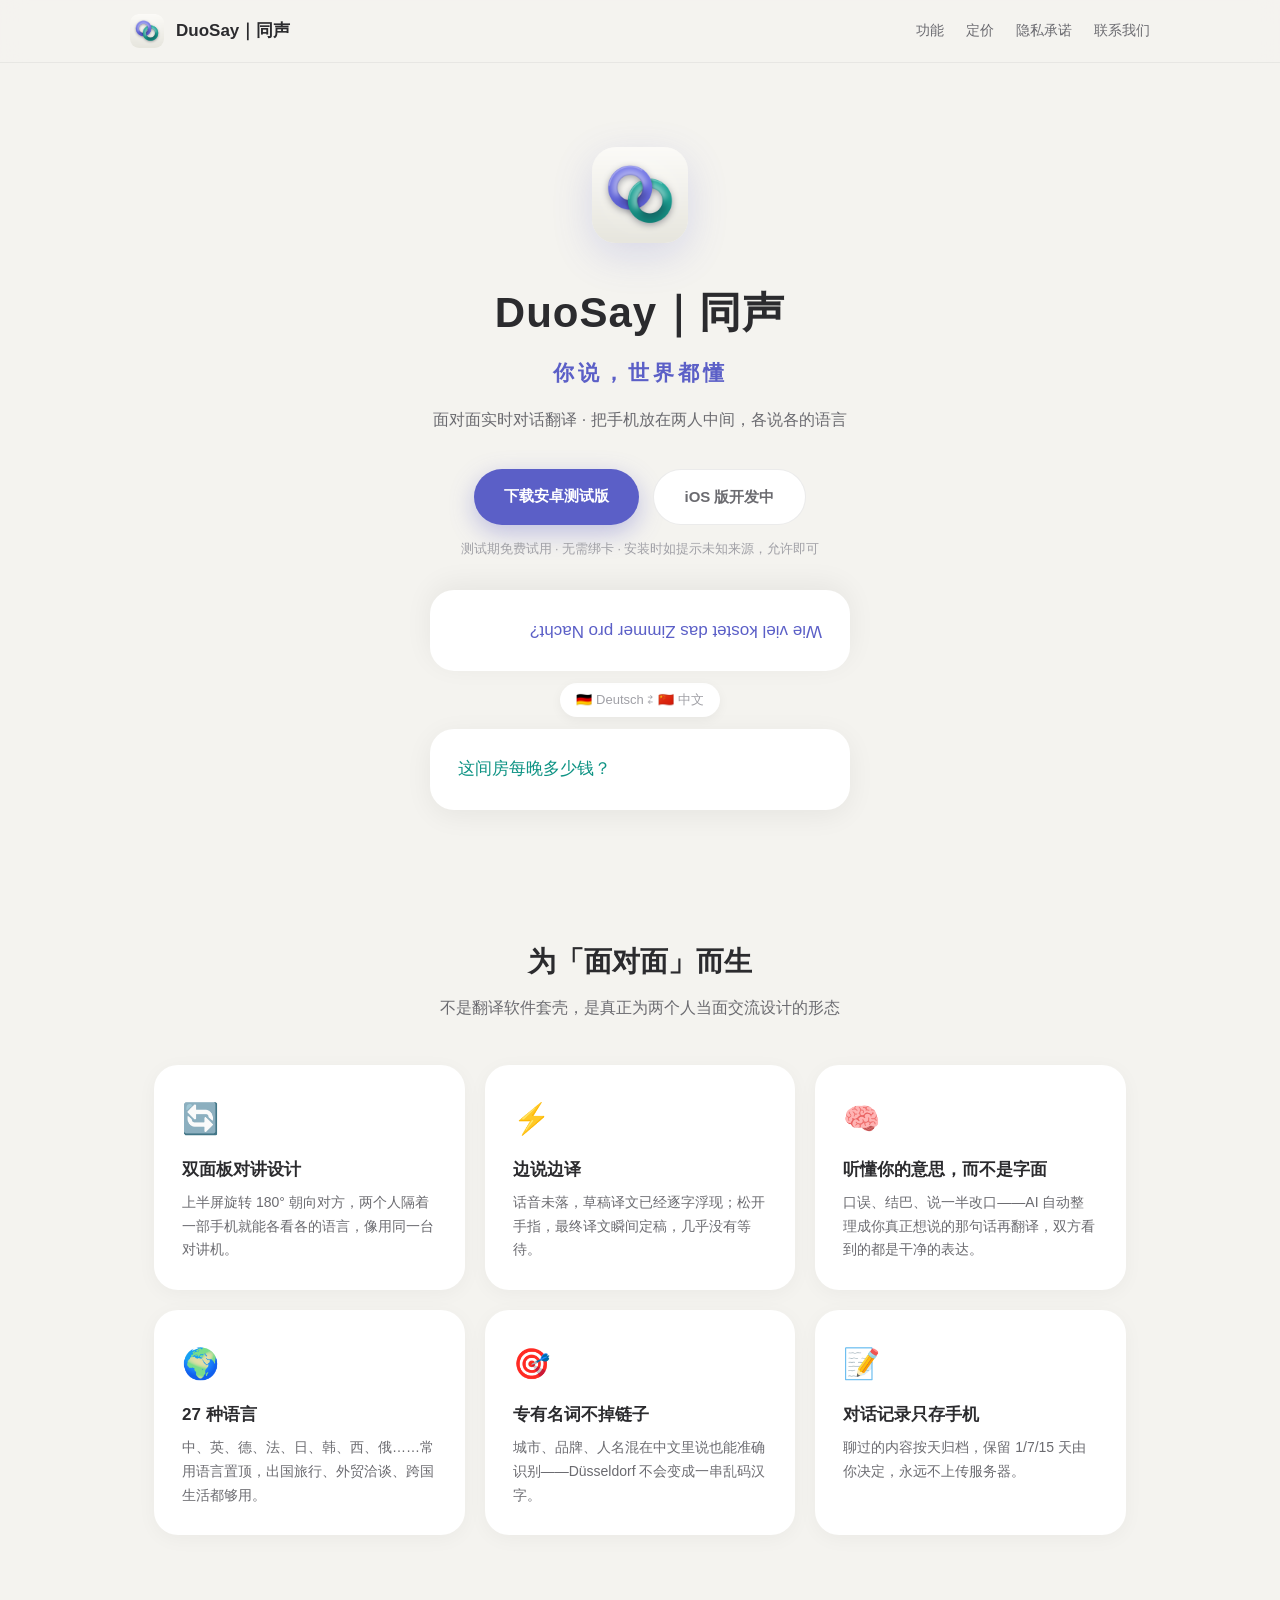
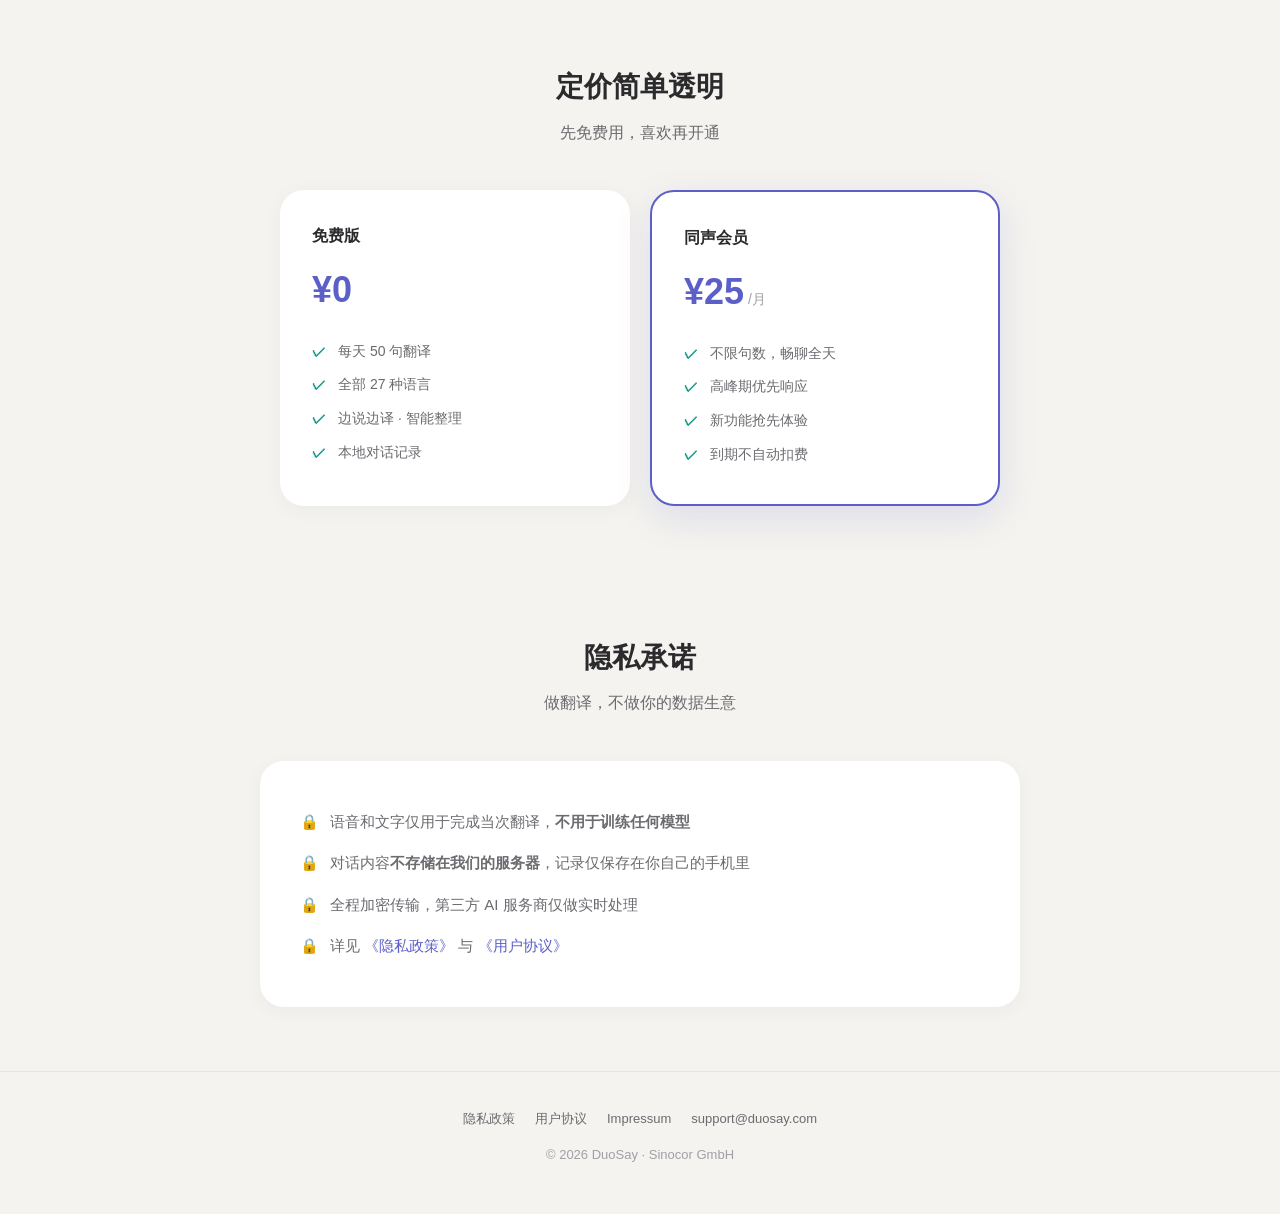
<file: index.html>
<!doctype html>
<html lang="zh-CN">
<head>
  <meta charset="utf-8">
  <meta name="viewport" content="width=device-width, initial-scale=1">
  <title>DuoSay 同声 — 面对面实时对话翻译 | 你说，世界都懂</title>
  <meta name="description" content="DuoSay（同声）是一款面对面实时对话翻译 App：双面板对讲设计，27 种语言，边说边译，智能整理口误。你说，世界都懂。">
  <link rel="icon" type="image/png" href="logo.png">
  <link rel="stylesheet" href="style.css">
  <meta property="og:title" content="DuoSay 同声 — 你说，世界都懂">
  <meta property="og:description" content="面对面实时对话翻译：把手机放在两人中间，各说各的语言，同声帮你们听懂彼此。">
  <meta property="og:image" content="logo.png">
</head>
<body>

<header>
  <div class="wrap nav">
    <img src="logo.png" alt="DuoSay logo">
    <span class="brand">DuoSay｜同声</span>
    <nav class="links">
      <a href="#features">功能</a>
      <a href="#pricing">定价</a>
      <a href="#privacy">隐私承诺</a>
      <a href="mailto:support@duosay.com">联系我们</a>
    </nav>
  </div>
</header>

<main>
  <div class="hero wrap">
    <img class="logo" src="logo.png" alt="DuoSay">
    <h1>DuoSay｜同声</h1>
    <div class="slogan">你说，世界都懂</div>
    <p class="sub">面对面实时对话翻译 · 把手机放在两人中间，各说各的语言</p>
    <div class="cta">
      <a class="btn btn-primary" href="https://github.com/sunhaifeng510/duosay-web/releases/latest/download/DuoSay.apk">下载安卓测试版</a>
      <a class="btn btn-ghost" href="#">iOS 版开发中</a>
    </div>
    <p class="note">测试期免费试用 · 无需绑卡 · 安装时如提示未知来源，允许即可</p>

    <div class="demo" aria-hidden="true">
      <div class="panel flip">Wie viel kostet das Zimmer pro Nacht?</div>
      <div class="bar"><span>🇩🇪 Deutsch ⇄ 🇨🇳 中文</span></div>
      <div class="panel me">这间房每晚多少钱？</div>
    </div>
  </div>

  <section id="features">
    <div class="wrap">
      <h2>为「面对面」而生</h2>
      <p class="lead">不是翻译软件套壳，是真正为两个人当面交流设计的形态</p>
      <div class="grid">
        <div class="card">
          <div class="icon">🔄</div>
          <h3>双面板对讲设计</h3>
          <p>上半屏旋转 180° 朝向对方，两个人隔着一部手机就能各看各的语言，像用同一台对讲机。</p>
        </div>
        <div class="card">
          <div class="icon">⚡</div>
          <h3>边说边译</h3>
          <p>话音未落，草稿译文已经逐字浮现；松开手指，最终译文瞬间定稿，几乎没有等待。</p>
        </div>
        <div class="card">
          <div class="icon">🧠</div>
          <h3>听懂你的意思，而不是字面</h3>
          <p>口误、结巴、说一半改口——AI 自动整理成你真正想说的那句话再翻译，双方看到的都是干净的表达。</p>
        </div>
        <div class="card">
          <div class="icon">🌍</div>
          <h3>27 种语言</h3>
          <p>中、英、德、法、日、韩、西、俄……常用语言置顶，出国旅行、外贸洽谈、跨国生活都够用。</p>
        </div>
        <div class="card">
          <div class="icon">🎯</div>
          <h3>专有名词不掉链子</h3>
          <p>城市、品牌、人名混在中文里说也能准确识别——Düsseldorf 不会变成一串乱码汉字。</p>
        </div>
        <div class="card">
          <div class="icon">📝</div>
          <h3>对话记录只存手机</h3>
          <p>聊过的内容按天归档，保留 1/7/15 天由你决定，永远不上传服务器。</p>
        </div>
      </div>
    </div>
  </section>

  <section id="pricing">
    <div class="wrap">
      <h2>定价简单透明</h2>
      <p class="lead">先免费用，喜欢再开通</p>
      <div class="plans">
        <div class="plan">
          <div class="name">免费版</div>
          <div class="price">¥0</div>
          <ul>
            <li>每天 50 句翻译</li>
            <li>全部 27 种语言</li>
            <li>边说边译 · 智能整理</li>
            <li>本地对话记录</li>
          </ul>
        </div>
        <div class="plan featured">
          <div class="name">同声会员</div>
          <div class="price">¥25<small> /月</small></div>
          <ul>
            <li>不限句数，畅聊全天</li>
            <li>高峰期优先响应</li>
            <li>新功能抢先体验</li>
            <li>到期不自动扣费</li>
          </ul>
        </div>
      </div>
    </div>
  </section>

  <section id="privacy">
    <div class="wrap">
      <h2>隐私承诺</h2>
      <p class="lead">做翻译，不做你的数据生意</p>
      <div class="trust">
        <ul>
          <li>语音和文字仅用于完成当次翻译，<strong>不用于训练任何模型</strong></li>
          <li>对话内容<strong>不存储在我们的服务器</strong>，记录仅保存在你自己的手机里</li>
          <li>全程加密传输，第三方 AI 服务商仅做实时处理</li>
          <li>详见 <a href="privacy.html">《隐私政策》</a> 与 <a href="terms.html">《用户协议》</a></li>
        </ul>
      </div>
    </div>
  </section>
</main>

<footer>
  <div class="wrap">
    <div class="links">
      <a href="privacy.html">隐私政策</a>
      <a href="terms.html">用户协议</a>
      <a href="impressum.html">Impressum</a>
      <a href="mailto:support@duosay.com">support@duosay.com</a>
    </div>
    <div>© 2026 DuoSay · Sinocor GmbH</div>
  </div>
</footer>

</body>
</html>
</file>
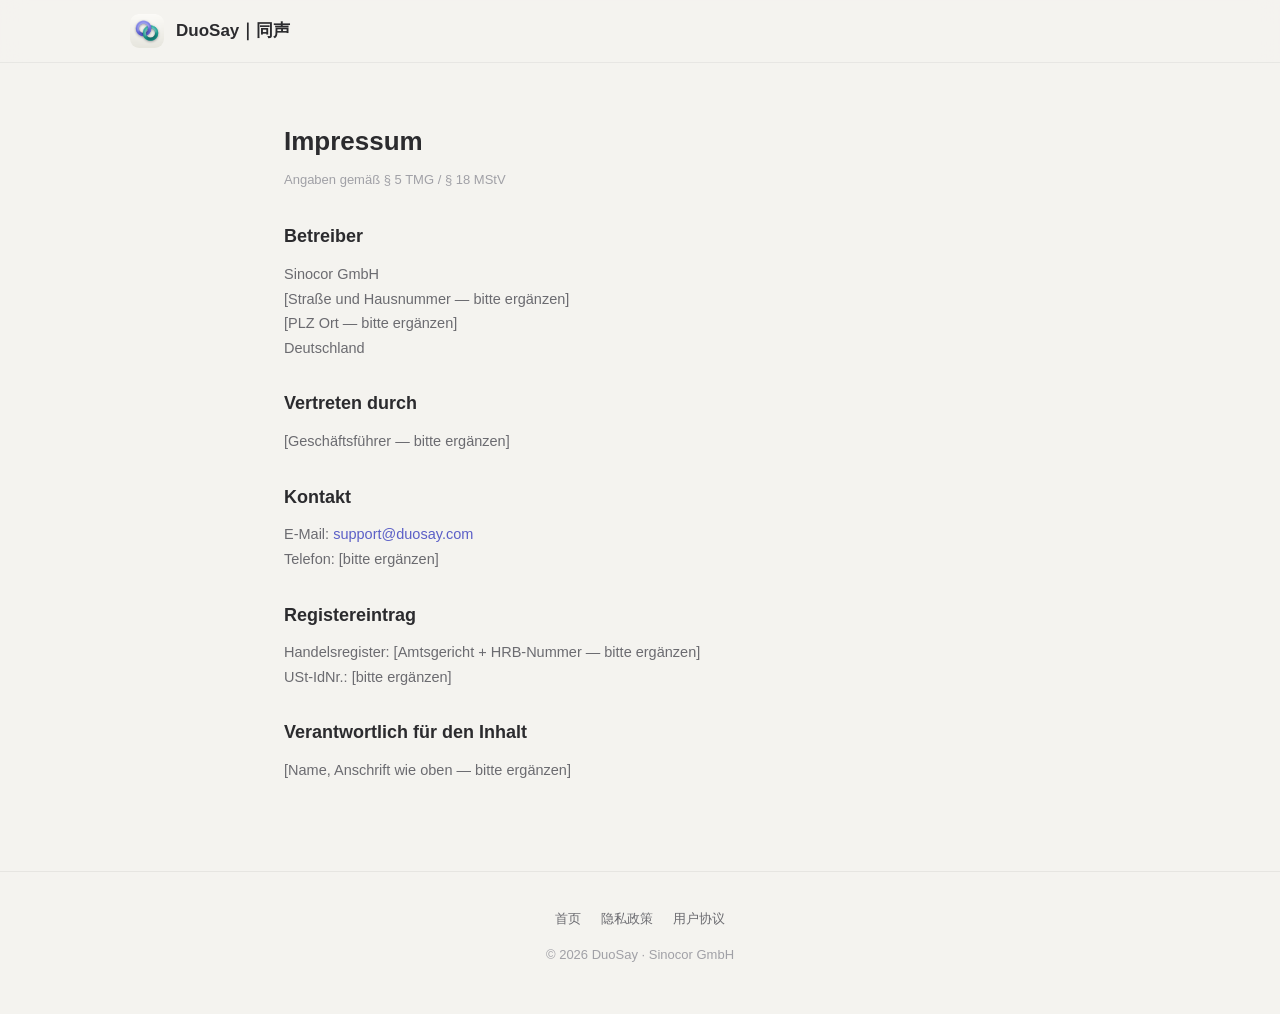
<file: impressum.html>
<!doctype html>
<html lang="de">
<head>
  <meta charset="utf-8">
  <meta name="viewport" content="width=device-width, initial-scale=1">
  <title>Impressum — DuoSay</title>
  <link rel="icon" type="image/png" href="logo.png">
  <link rel="stylesheet" href="style.css">
</head>
<body>
<header>
  <div class="wrap nav">
    <a href="index.html" style="display:flex;align-items:center;gap:12px;color:inherit">
      <img src="logo.png" alt="DuoSay logo">
      <span class="brand">DuoSay｜同声</span>
    </a>
  </div>
</header>

<div class="legal">
  <h1>Impressum</h1>
  <div class="meta">Angaben gemäß § 5 TMG / § 18 MStV</div>

  <h2>Betreiber</h2>
  <p>
    Sinocor GmbH<br>
    [Straße und Hausnummer — bitte ergänzen]<br>
    [PLZ Ort — bitte ergänzen]<br>
    Deutschland
  </p>

  <h2>Vertreten durch</h2>
  <p>[Geschäftsführer — bitte ergänzen]</p>

  <h2>Kontakt</h2>
  <p>
    E-Mail: <a href="mailto:support@duosay.com">support@duosay.com</a><br>
    Telefon: [bitte ergänzen]
  </p>

  <h2>Registereintrag</h2>
  <p>
    Handelsregister: [Amtsgericht + HRB-Nummer — bitte ergänzen]<br>
    USt-IdNr.: [bitte ergänzen]
  </p>

  <h2>Verantwortlich für den Inhalt</h2>
  <p>[Name, Anschrift wie oben — bitte ergänzen]</p>
</div>

<footer>
  <div class="wrap">
    <div class="links">
      <a href="index.html">首页</a>
      <a href="privacy.html">隐私政策</a>
      <a href="terms.html">用户协议</a>
    </div>
    <div>© 2026 DuoSay · Sinocor GmbH</div>
  </div>
</footer>
</body>
</html>
</file>
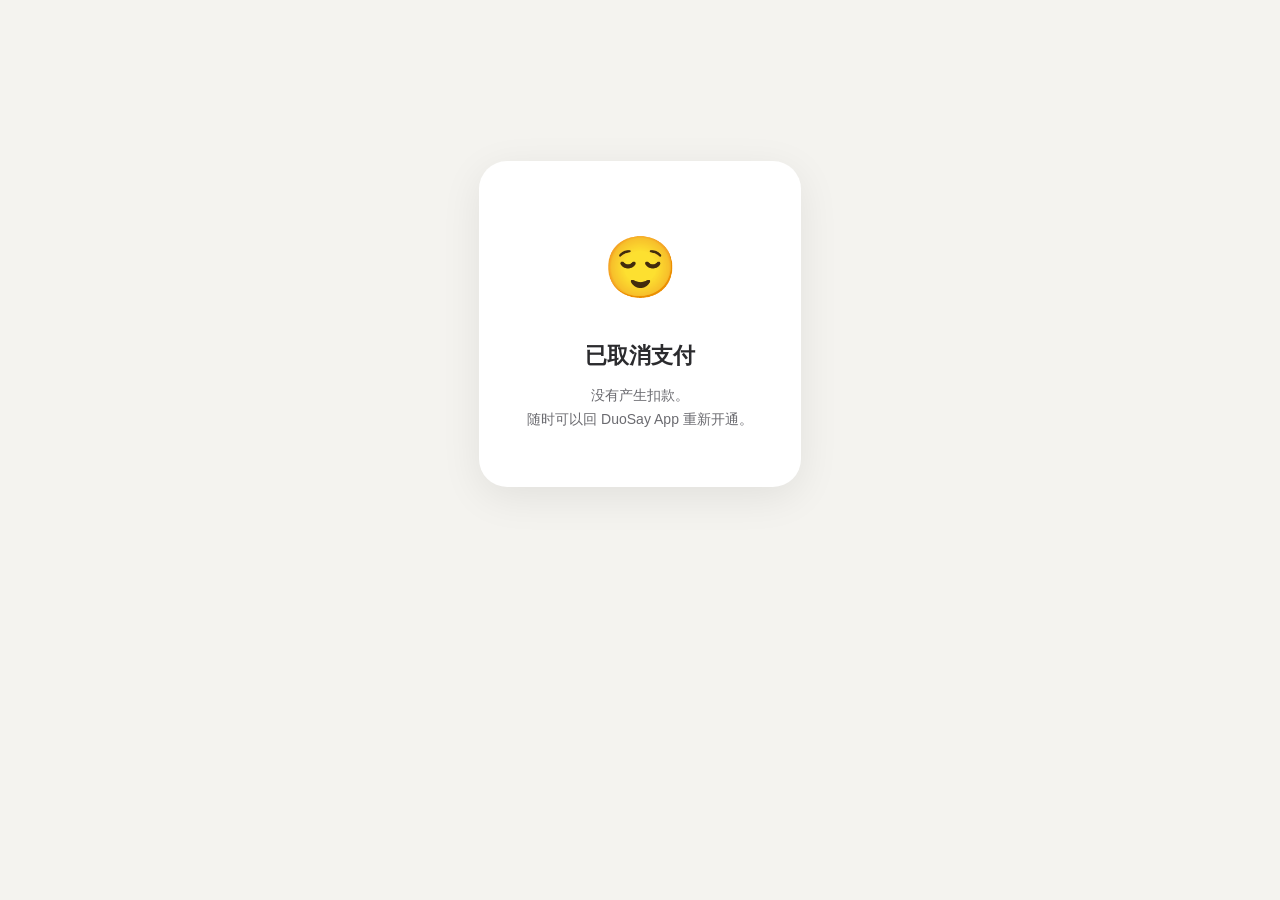
<file: pay-cancel.html>
<!doctype html>
<html lang="zh-CN">
<head>
  <meta charset="utf-8">
  <meta name="viewport" content="width=device-width, initial-scale=1">
  <title>已取消支付 — DuoSay 同声</title>
  <link rel="icon" type="image/png" href="logo.png">
  <link rel="stylesheet" href="style.css">
</head>
<body>
<div class="result">
  <div class="box">
    <div class="emoji">😌</div>
    <h1>已取消支付</h1>
    <p>没有产生扣款。<br>随时可以回 DuoSay App 重新开通。</p>
  </div>
</div>
</body>
</html>
</file>
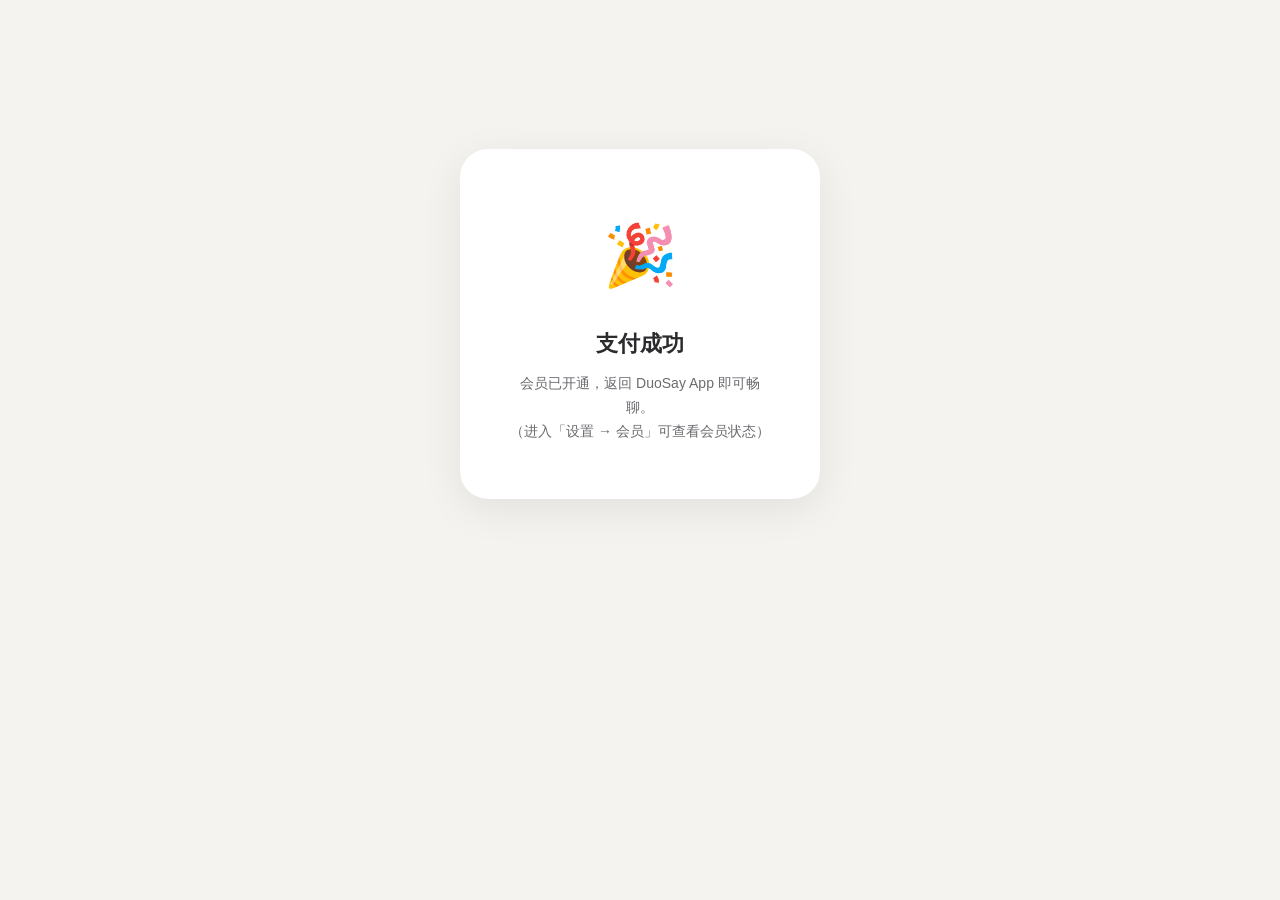
<file: pay-success.html>
<!doctype html>
<html lang="zh-CN">
<head>
  <meta charset="utf-8">
  <meta name="viewport" content="width=device-width, initial-scale=1">
  <title>支付成功 — DuoSay 同声</title>
  <link rel="icon" type="image/png" href="logo.png">
  <link rel="stylesheet" href="style.css">
</head>
<body>
<div class="result">
  <div class="box">
    <div class="emoji">🎉</div>
    <h1>支付成功</h1>
    <p>会员已开通，返回 DuoSay App 即可畅聊。<br>（进入「设置 → 会员」可查看会员状态）</p>
  </div>
</div>
</body>
</html>
</file>
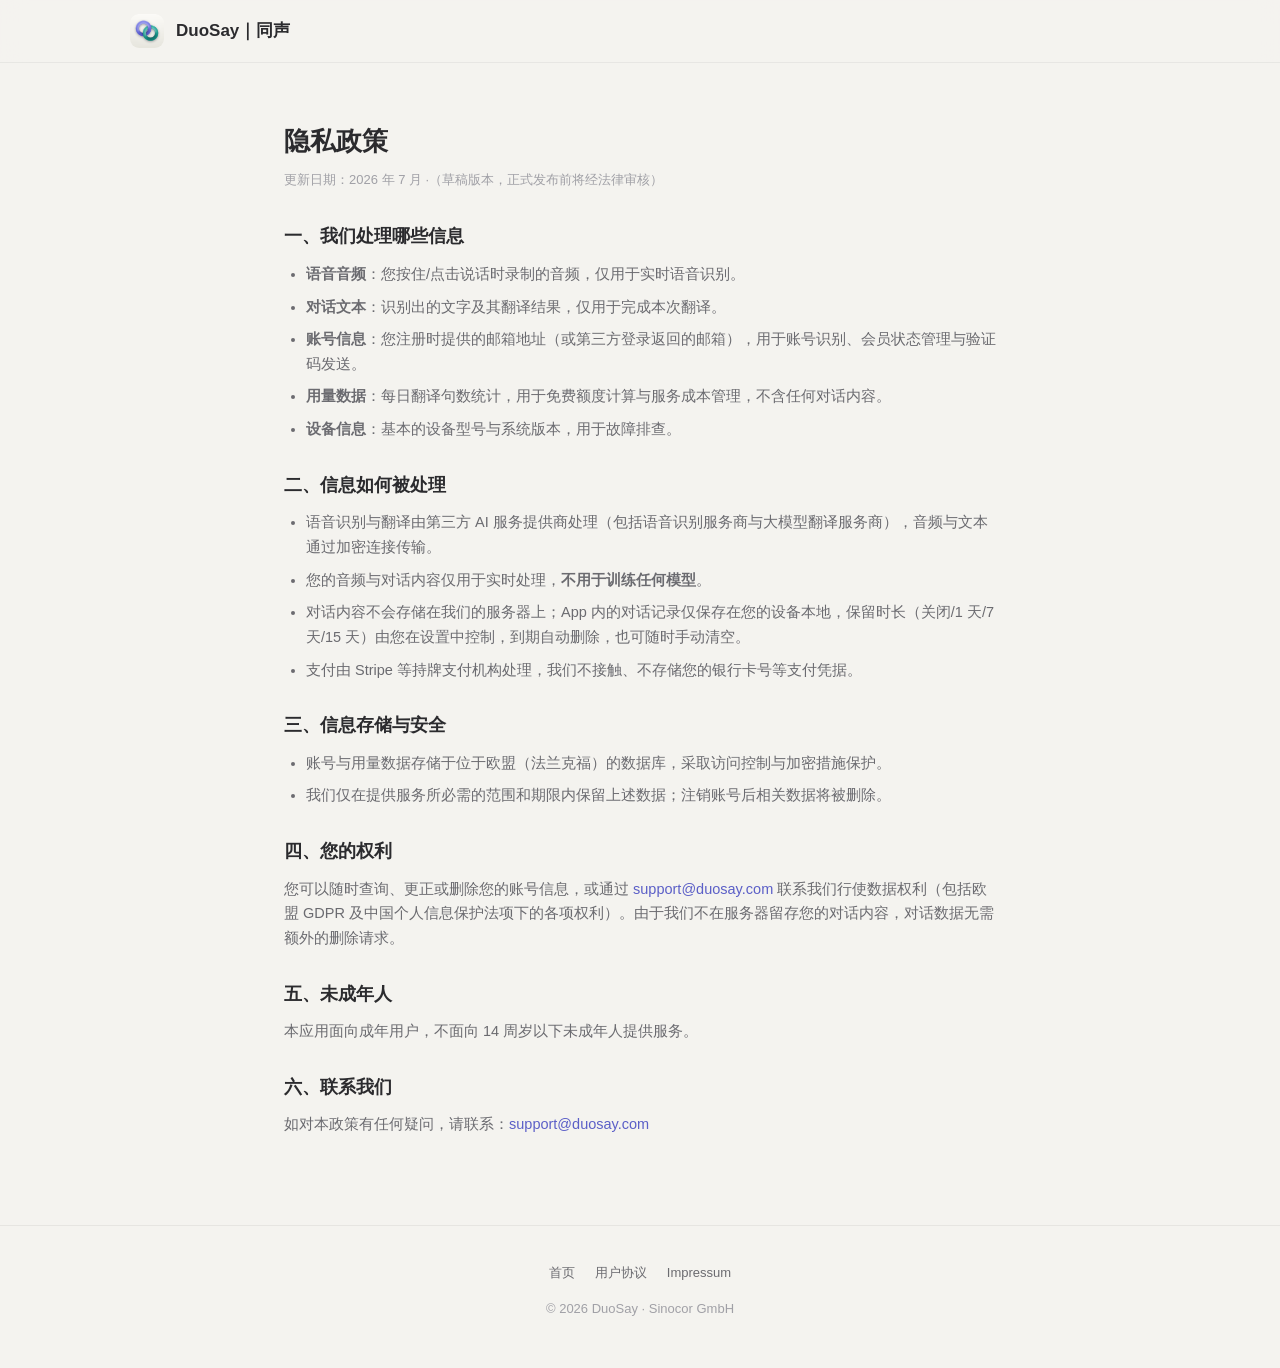
<file: privacy.html>
<!doctype html>
<html lang="zh-CN">
<head>
  <meta charset="utf-8">
  <meta name="viewport" content="width=device-width, initial-scale=1">
  <title>隐私政策 — DuoSay 同声</title>
  <link rel="icon" type="image/png" href="logo.png">
  <link rel="stylesheet" href="style.css">
</head>
<body>
<header>
  <div class="wrap nav">
    <a href="index.html" style="display:flex;align-items:center;gap:12px;color:inherit">
      <img src="logo.png" alt="DuoSay logo">
      <span class="brand">DuoSay｜同声</span>
    </a>
  </div>
</header>

<div class="legal">
  <h1>隐私政策</h1>
  <div class="meta">更新日期：2026 年 7 月 ·（草稿版本，正式发布前将经法律审核）</div>

  <h2>一、我们处理哪些信息</h2>
  <ul>
    <li><strong>语音音频</strong>：您按住/点击说话时录制的音频，仅用于实时语音识别。</li>
    <li><strong>对话文本</strong>：识别出的文字及其翻译结果，仅用于完成本次翻译。</li>
    <li><strong>账号信息</strong>：您注册时提供的邮箱地址（或第三方登录返回的邮箱），用于账号识别、会员状态管理与验证码发送。</li>
    <li><strong>用量数据</strong>：每日翻译句数统计，用于免费额度计算与服务成本管理，不含任何对话内容。</li>
    <li><strong>设备信息</strong>：基本的设备型号与系统版本，用于故障排查。</li>
  </ul>

  <h2>二、信息如何被处理</h2>
  <ul>
    <li>语音识别与翻译由第三方 AI 服务提供商处理（包括语音识别服务商与大模型翻译服务商），音频与文本通过加密连接传输。</li>
    <li>您的音频与对话内容仅用于实时处理，<strong>不用于训练任何模型</strong>。</li>
    <li>对话内容不会存储在我们的服务器上；App 内的对话记录仅保存在您的设备本地，保留时长（关闭/1 天/7 天/15 天）由您在设置中控制，到期自动删除，也可随时手动清空。</li>
    <li>支付由 Stripe 等持牌支付机构处理，我们不接触、不存储您的银行卡号等支付凭据。</li>
  </ul>

  <h2>三、信息存储与安全</h2>
  <ul>
    <li>账号与用量数据存储于位于欧盟（法兰克福）的数据库，采取访问控制与加密措施保护。</li>
    <li>我们仅在提供服务所必需的范围和期限内保留上述数据；注销账号后相关数据将被删除。</li>
  </ul>

  <h2>四、您的权利</h2>
  <p>您可以随时查询、更正或删除您的账号信息，或通过 <a href="mailto:support@duosay.com">support@duosay.com</a> 联系我们行使数据权利（包括欧盟 GDPR 及中国个人信息保护法项下的各项权利）。由于我们不在服务器留存您的对话内容，对话数据无需额外的删除请求。</p>

  <h2>五、未成年人</h2>
  <p>本应用面向成年用户，不面向 14 周岁以下未成年人提供服务。</p>

  <h2>六、联系我们</h2>
  <p>如对本政策有任何疑问，请联系：<a href="mailto:support@duosay.com">support@duosay.com</a></p>
</div>

<footer>
  <div class="wrap">
    <div class="links">
      <a href="index.html">首页</a>
      <a href="terms.html">用户协议</a>
      <a href="impressum.html">Impressum</a>
    </div>
    <div>© 2026 DuoSay · Sinocor GmbH</div>
  </div>
</footer>
</body>
</html>
</file>
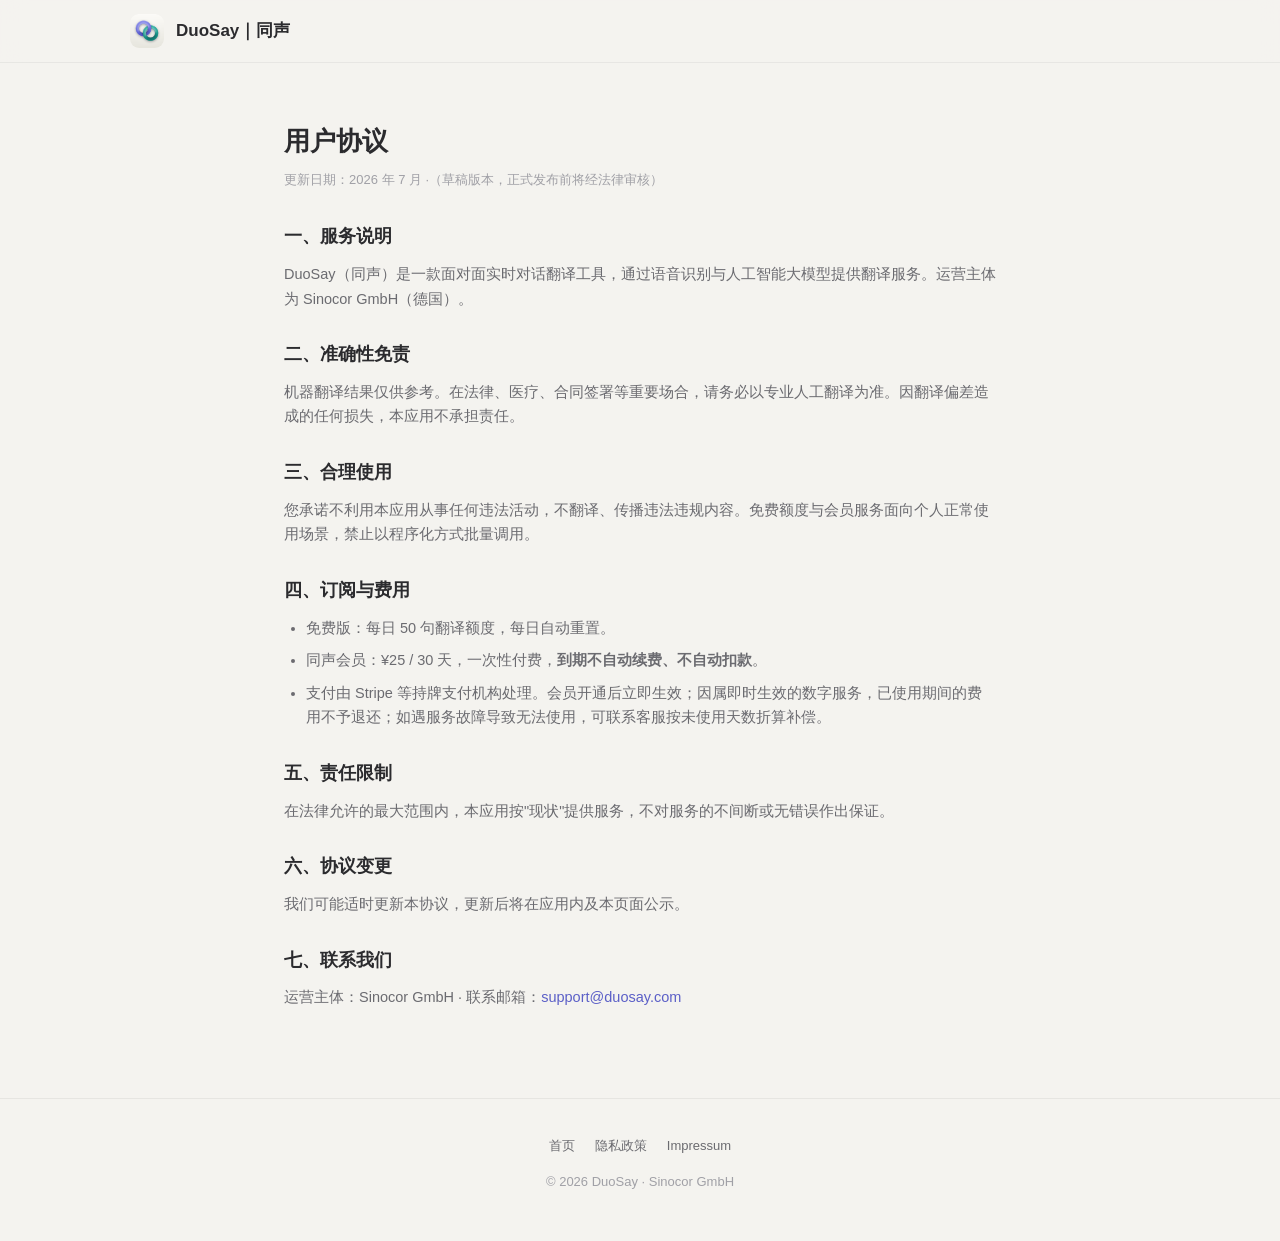
<file: terms.html>
<!doctype html>
<html lang="zh-CN">
<head>
  <meta charset="utf-8">
  <meta name="viewport" content="width=device-width, initial-scale=1">
  <title>用户协议 — DuoSay 同声</title>
  <link rel="icon" type="image/png" href="logo.png">
  <link rel="stylesheet" href="style.css">
</head>
<body>
<header>
  <div class="wrap nav">
    <a href="index.html" style="display:flex;align-items:center;gap:12px;color:inherit">
      <img src="logo.png" alt="DuoSay logo">
      <span class="brand">DuoSay｜同声</span>
    </a>
  </div>
</header>

<div class="legal">
  <h1>用户协议</h1>
  <div class="meta">更新日期：2026 年 7 月 ·（草稿版本，正式发布前将经法律审核）</div>

  <h2>一、服务说明</h2>
  <p>DuoSay（同声）是一款面对面实时对话翻译工具，通过语音识别与人工智能大模型提供翻译服务。运营主体为 Sinocor GmbH（德国）。</p>

  <h2>二、准确性免责</h2>
  <p>机器翻译结果仅供参考。在法律、医疗、合同签署等重要场合，请务必以专业人工翻译为准。因翻译偏差造成的任何损失，本应用不承担责任。</p>

  <h2>三、合理使用</h2>
  <p>您承诺不利用本应用从事任何违法活动，不翻译、传播违法违规内容。免费额度与会员服务面向个人正常使用场景，禁止以程序化方式批量调用。</p>

  <h2>四、订阅与费用</h2>
  <ul>
    <li>免费版：每日 50 句翻译额度，每日自动重置。</li>
    <li>同声会员：¥25 / 30 天，一次性付费，<strong>到期不自动续费、不自动扣款</strong>。</li>
    <li>支付由 Stripe 等持牌支付机构处理。会员开通后立即生效；因属即时生效的数字服务，已使用期间的费用不予退还；如遇服务故障导致无法使用，可联系客服按未使用天数折算补偿。</li>
  </ul>

  <h2>五、责任限制</h2>
  <p>在法律允许的最大范围内，本应用按"现状"提供服务，不对服务的不间断或无错误作出保证。</p>

  <h2>六、协议变更</h2>
  <p>我们可能适时更新本协议，更新后将在应用内及本页面公示。</p>

  <h2>七、联系我们</h2>
  <p>运营主体：Sinocor GmbH · 联系邮箱：<a href="mailto:support@duosay.com">support@duosay.com</a></p>
</div>

<footer>
  <div class="wrap">
    <div class="links">
      <a href="index.html">首页</a>
      <a href="privacy.html">隐私政策</a>
      <a href="impressum.html">Impressum</a>
    </div>
    <div>© 2026 DuoSay · Sinocor GmbH</div>
  </div>
</footer>
</body>
</html>
</file>
<file: style.css>
/* DuoSay 官网 · 与 App 同源的视觉语言 */
:root {
  --bg: #F4F3EF;
  --card: #FFFFFF;
  --ink: #2B2B2E;
  --ink-soft: #6B6B70;
  --ink-faint: #A0A0A6;
  --purple: #5B5FC7;
  --teal: #0E9384;
  --radius: 24px;
}
* { margin: 0; padding: 0; box-sizing: border-box; }
html { scroll-behavior: smooth; }
body {
  font-family: -apple-system, BlinkMacSystemFont, "PingFang SC", "Hiragino Sans GB",
    "Microsoft YaHei", "Segoe UI", sans-serif;
  background: var(--bg);
  color: var(--ink);
  line-height: 1.7;
}
a { color: var(--purple); text-decoration: none; }
.wrap { max-width: 1020px; margin: 0 auto; padding: 0 24px; }

/* 顶栏 */
header {
  position: sticky; top: 0; z-index: 10;
  background: rgba(244, 243, 239, 0.85);
  backdrop-filter: blur(12px);
  border-bottom: 1px solid rgba(0,0,0,0.05);
}
.nav { display: flex; align-items: center; gap: 12px; padding: 14px 0; }
.nav img { width: 34px; height: 34px; border-radius: 9px; }
.nav .brand { font-weight: 700; font-size: 17px; }
.nav .links { margin-left: auto; display: flex; gap: 22px; font-size: 14px; }
.nav .links a { color: var(--ink-soft); }
.nav .links a:hover { color: var(--purple); }

/* Hero */
.hero { text-align: center; padding: 84px 0 64px; }
.hero img.logo { width: 96px; height: 96px; border-radius: 24px;
  box-shadow: 0 12px 40px rgba(91,95,199,0.18); }
.hero h1 { font-size: 42px; font-weight: 800; margin: 26px 0 6px; letter-spacing: 1px; }
.hero .slogan { font-size: 21px; color: var(--purple); font-weight: 600; letter-spacing: 4px; }
.hero .sub { font-size: 16px; color: var(--ink-soft); margin-top: 16px; }
.cta { margin-top: 36px; display: flex; gap: 14px; justify-content: center; flex-wrap: wrap; }
.btn {
  display: inline-block; padding: 14px 30px; border-radius: 999px;
  font-size: 15px; font-weight: 600; transition: transform .15s, box-shadow .15s;
}
.btn:hover { transform: translateY(-2px); }
.btn-primary { background: var(--purple); color: #fff;
  box-shadow: 0 8px 24px rgba(91,95,199,0.35); }
.btn-ghost { background: var(--card); color: var(--ink-soft);
  border: 1px solid rgba(0,0,0,0.08); }
.hero .note { margin-top: 14px; font-size: 12.5px; color: var(--ink-faint); }

/* 双面板演示 */
.demo { margin: 30px auto 0; max-width: 420px; }
.demo .panel {
  background: var(--card); border-radius: var(--radius); padding: 26px 28px;
  box-shadow: 0 6px 28px rgba(0,0,0,0.06); text-align: left; font-size: 17px;
}
.demo .panel.flip { transform: rotate(180deg); color: var(--purple); }
.demo .bar {
  display: flex; align-items: center; justify-content: center; gap: 10px;
  margin: 12px 0; font-size: 13px; color: var(--ink-faint);
}
.demo .bar span { background: var(--card); border-radius: 999px; padding: 6px 16px;
  box-shadow: 0 3px 12px rgba(0,0,0,0.05); }
.demo .panel.me { color: var(--teal); }

/* 章节 */
section { padding: 64px 0; }
section h2 { font-size: 28px; font-weight: 800; text-align: center; margin-bottom: 8px; }
section .lead { text-align: center; color: var(--ink-soft); margin-bottom: 44px; }

/* 功能网格 */
.grid { display: grid; grid-template-columns: repeat(auto-fit, minmax(280px, 1fr)); gap: 20px; }
.card {
  background: var(--card); border-radius: var(--radius); padding: 28px;
  box-shadow: 0 4px 20px rgba(0,0,0,0.04);
}
.card .icon { font-size: 30px; }
.card h3 { font-size: 17px; margin: 12px 0 6px; }
.card p { font-size: 14px; color: var(--ink-soft); }

/* 定价 */
.plans { display: grid; grid-template-columns: repeat(auto-fit, minmax(270px, 1fr));
  gap: 20px; max-width: 720px; margin: 0 auto; }
.plan { background: var(--card); border-radius: var(--radius); padding: 32px;
  box-shadow: 0 4px 20px rgba(0,0,0,0.04); }
.plan.featured { border: 2px solid var(--purple);
  box-shadow: 0 12px 36px rgba(91,95,199,0.15); }
.plan .name { font-weight: 700; font-size: 16px; }
.plan .price { font-size: 36px; font-weight: 800; color: var(--purple); margin: 10px 0; }
.plan .price small { font-size: 14px; color: var(--ink-faint); font-weight: 400; }
.plan ul { list-style: none; margin-top: 14px; }
.plan li { font-size: 14px; color: var(--ink-soft); padding: 5px 0 5px 26px; position: relative; }
.plan li::before { content: "✓"; position: absolute; left: 0; color: var(--teal); font-weight: 700; }

/* 隐私承诺 */
.trust { background: var(--card); border-radius: var(--radius); padding: 40px;
  max-width: 760px; margin: 0 auto; box-shadow: 0 4px 20px rgba(0,0,0,0.04); }
.trust ul { list-style: none; }
.trust li { padding: 8px 0 8px 30px; position: relative; font-size: 15px; color: var(--ink-soft); }
.trust li::before { content: "🔒"; position: absolute; left: 0; font-size: 15px; }

/* 页脚 */
footer { border-top: 1px solid rgba(0,0,0,0.06); padding: 36px 0 48px;
  text-align: center; font-size: 13px; color: var(--ink-faint); }
footer .links { display: flex; gap: 20px; justify-content: center; margin-bottom: 14px; }
footer a { color: var(--ink-soft); }

/* 法务长文页 */
.legal { max-width: 760px; margin: 0 auto; padding: 56px 24px 80px; }
.legal h1 { font-size: 26px; margin-bottom: 6px; }
.legal .meta { color: var(--ink-faint); font-size: 13px; margin-bottom: 30px; }
.legal h2 { font-size: 18px; margin: 28px 0 10px; }
.legal p, .legal li { font-size: 14.5px; color: var(--ink-soft); margin-bottom: 8px; }
.legal ul { padding-left: 22px; }

/* 支付结果页 */
.result { min-height: 72vh; display: flex; align-items: center; justify-content: center; }
.result .box { background: var(--card); border-radius: 28px; padding: 56px 48px;
  text-align: center; box-shadow: 0 10px 40px rgba(0,0,0,0.08); max-width: 360px; }
.result .emoji { font-size: 60px; }
.result h1 { font-size: 22px; margin: 18px 0 10px; }
.result p { font-size: 14px; color: var(--ink-soft); }

@media (max-width: 640px) {
  .hero h1 { font-size: 32px; }
  .hero { padding: 56px 0 40px; }
  .nav .links { display: none; }
}
</file>
